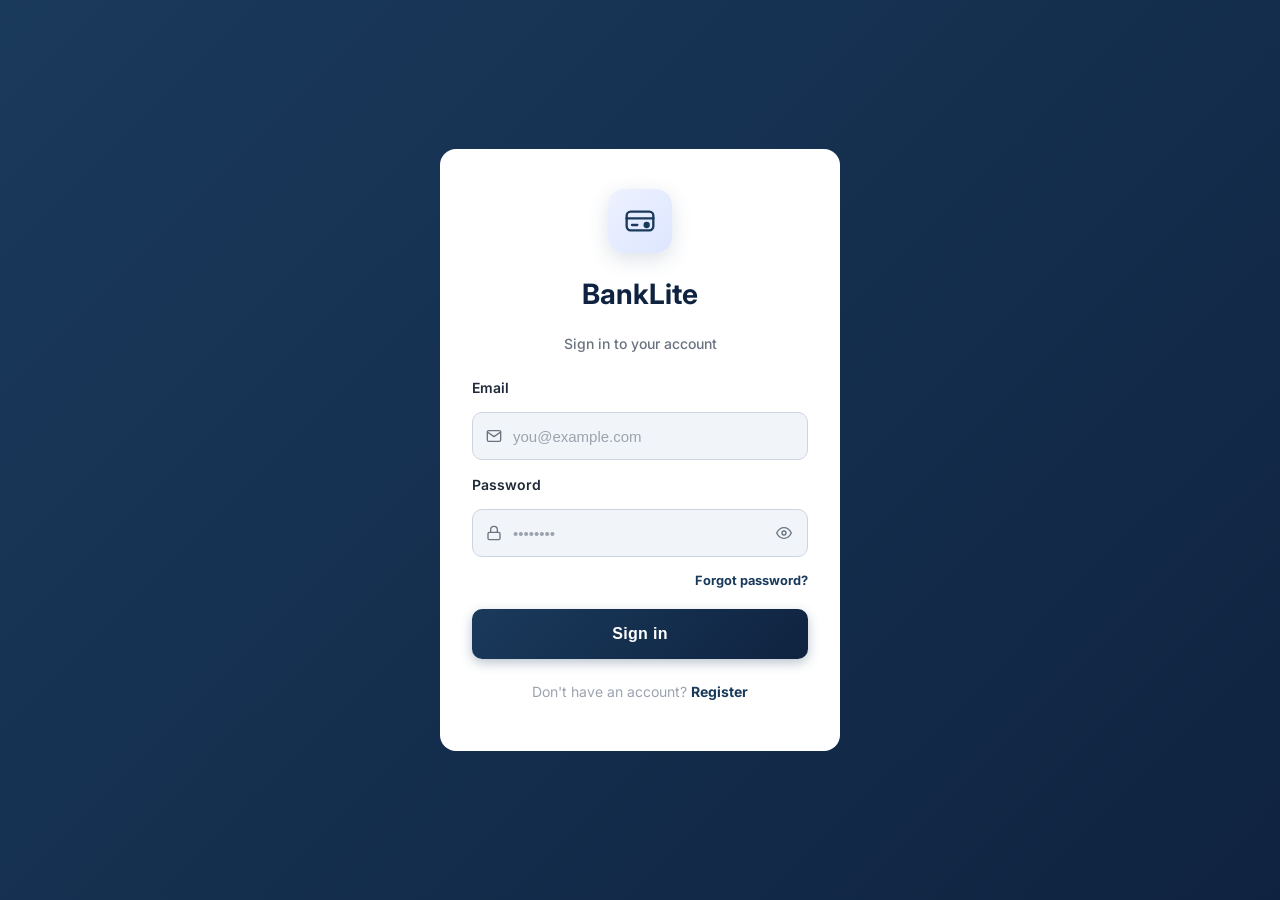
<file: Frontend/index.html>
<!doctype html>
<html lang="en">
  <head>
    <meta charset="UTF-8" />
    <meta name="viewport" content="width=device-width, initial-scale=1.0" />
    <meta
      name="description"
      content="BankLite — secure online banking. Manage your accounts, deposits, withdrawals and transfers."
    />
    <meta name="robots" content="index, follow" />
    <title>BankLite — Login</title>
    <link rel="stylesheet" href="css/styles.css" />
    <link
      href="https://fonts.googleapis.com/css2?family=Inter:wght@400;500;600;700&display=swap"
      rel="stylesheet"
    />
    <link rel="icon" href="xFavicon.ico" type="image/x-icon" />
  </head>
  <body class="auth-page">
    <main>
      <form id="login-form" novalidate>
        <div class="logo">
          <svg
            aria-hidden="true"
            focusable="false"
            xmlns="http://www.w3.org/2000/svg"
            width="30"
            height="30"
            viewBox="0 0 24 24"
            fill="none"
            stroke="#1a3a5c"
            stroke-width="1.75"
            stroke-linecap="round"
            stroke-linejoin="round"
          >
            <rect x="2" y="5" width="20" height="14" rx="3" />
            <line x1="2" y1="10" x2="22" y2="10" />
            <line x1="6" y1="15" x2="10" y2="15" />
            <circle cx="17" cy="15" r="1.5" fill="#1a3a5c" />
          </svg>
        </div>
        <h1>BankLite</h1>
        <p>Sign in to your account</p>
        <div
          id="error-msg"
          class="error-msg"
          role="alert"
          aria-live="polite"
        ></div>
        <label for="email">Email</label>

        <div class="input-wrap">
          <svg
            aria-hidden="true"
            focusable="false"
            class="input-icon"
            xmlns="http://www.w3.org/2000/svg"
            width="16"
            height="16"
            viewBox="0 0 24 24"
            fill="none"
            stroke="#9ca3af"
            stroke-width="2"
            stroke-linecap="round"
            stroke-linejoin="round"
          >
            <path
              d="M4 4h16c1.1 0 2 .9 2 2v12c0 1.1-.9 2-2 2H4c-1.1 0-2-.9-2-2V6c0-1.1.9-2 2-2z"
            />
            <polyline points="22,6 12,13 2,6" />
          </svg>
          <input
            type="email"
            name="email"
            id="email"
            placeholder="you@example.com"
            required
            autocomplete="email"
          />
        </div>

        <label for="password">Password</label>

        <div class="input-wrap">
          <svg
            aria-hidden="true"
            focusable="false"
            class="input-icon"
            xmlns="http://www.w3.org/2000/svg"
            width="16"
            height="16"
            viewBox="0 0 24 24"
            fill="none"
            stroke="#9ca3af"
            stroke-width="2"
            stroke-linecap="round"
            stroke-linejoin="round"
          >
            <rect x="3" y="11" width="18" height="11" rx="2" ry="2" />
            <path d="M7 11V7a5 5 0 0 1 10 0v4" />
          </svg>
          <input
            type="password"
            name="password"
            id="password"
            placeholder="••••••••"
            required
            autocomplete="current-password"
          />

          <button
            type="button"
            class="toggle-password"
            id="toggle-password"
            aria-label="Toggle password visibility"
          >
            <svg
              id="eye-icon"
              xmlns="http://www.w3.org/2000/svg"
              width="16"
              height="16"
              viewBox="0 0 24 24"
              fill="none"
              stroke="#6b7280"
              stroke-width="2"
              stroke-linecap="round"
              stroke-linejoin="round"
            >
              <path d="M1 12s4-8 11-8 11 8 11 8-4 8-11 8-11-8-11-8z" />
              <circle cx="12" cy="12" r="3" />
            </svg>
          </button>
        </div>

        <div class="forgot-password">
          <a href="#" class="link-accent" style="font-size: 0.8rem"
            >Forgot password?</a
          >
        </div>
        <button type="submit" id="login-btn">Sign in</button>
        <p class="auth-footer">
          <span class="muted">Don't have an account?</span>
          <a class="link-accent" href="register.html">Register</a>
        </p>
      </form>
    </main>
    <script src="js/api.js"></script>
    <script src="js/auth.js"></script>
  </body>
</html>
</file>
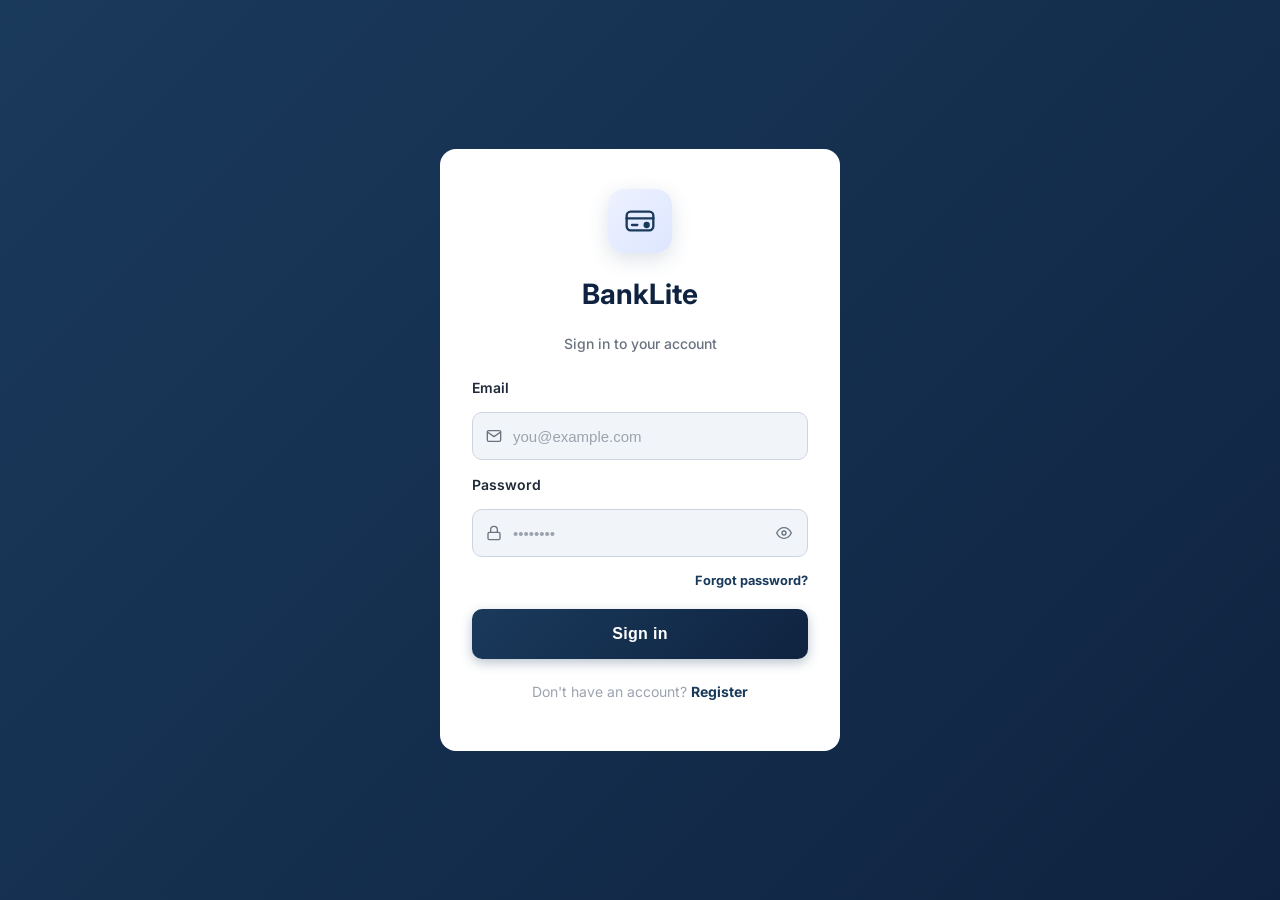
<file: Frontend/dashboard.html>
<!doctype html>
<html lang="en">
  <head>
    <meta charset="UTF-8" />
    <meta name="viewport" content="width=device-width, initial-scale=1.0" />
    <meta
      name="description"
      content="BankLite dashboard — view your accounts, balances and manage your finances."
    />
    <meta name="robots" content="index, follow" />
    <title>BankLite — Dashboard</title>
    <link rel="stylesheet" href="css/styles.css" />
    <link
      href="https://fonts.googleapis.com/css2?family=Inter:wght@400;500;600;700&display=swap"
      rel="stylesheet"
    />
    <link rel="icon" href="xfavicon.ico" type="image/x-icon" />
  </head>
  <body class="dashboard-body">
    <div class="dashboard-layout">
      <aside class="sidebar">
        <div class="sidebar-brand">
          <svg
            xmlns="http://www.w3.org/2000/svg"
            width="24"
            height="24"
            viewBox="0 0 24 24"
            fill="none"
            stroke="#fff"
            stroke-width="1.75"
            stroke-linecap="round"
            stroke-linejoin="round"
          >
            <rect x="2" y="5" width="20" height="14" rx="3" />
            <line x1="2" y1="10" x2="22" y2="10" />
            <line x1="6" y1="15" x2="10" y2="15" />
            <circle cx="17" cy="15" r="1.5" fill="#fff" />
          </svg>
          <span>BankLite</span>
        </div>
        <nav class="sidebar-nav">
          <a href="dashboard.html" class="active">Dashboard</a>
          <a href="deposit.html">Deposit</a>
          <a href="withdraw.html">Withdraw</a>
          <a href="transfer.html">Transfer</a>
          <a href="transactions.html">Transactions</a>
        </nav>
        <button id="logout-btn">Logout</button>
      </aside>

      <main class="dashboard-main">
        <h1 class="dashboard-title" id="dashboard-title"></h1>
        <p id="welcome-msg" style="display: none"></p>
        <div
          id="error-msg"
          class="error-msg"
          role="alert"
          aria-live="polite"
        ></div>
        <div id="accounts-container"></div>

        <div
          class="form-card"
          id="create-account-section"
          style="display: none"
        >
          <h2 class="section-title">Create Account</h2>
          <div
            id="create-error-msg"
            class="error-msg"
            role="alert"
            aria-live="polite"
          ></div>
          <div
            id="create-success-msg"
            class="success-msg"
            role="status"
            aria-live="polite"
          ></div>
          <div class="form-group">
            <label for="account-type-select">Account Type</label>
            <select id="account-type-select">
              <option value="0">Chequing</option>
              <option value="1">Savings</option>
            </select>
          </div>
          <button id="create-account-btn">Create Account</button>
        </div>
      </main>
    </div>
    <script src="js/api.js"></script>
    <script src="js/auth.js"></script>
    <script src="js/dashboard.js"></script>
  </body>
</html>
</file>
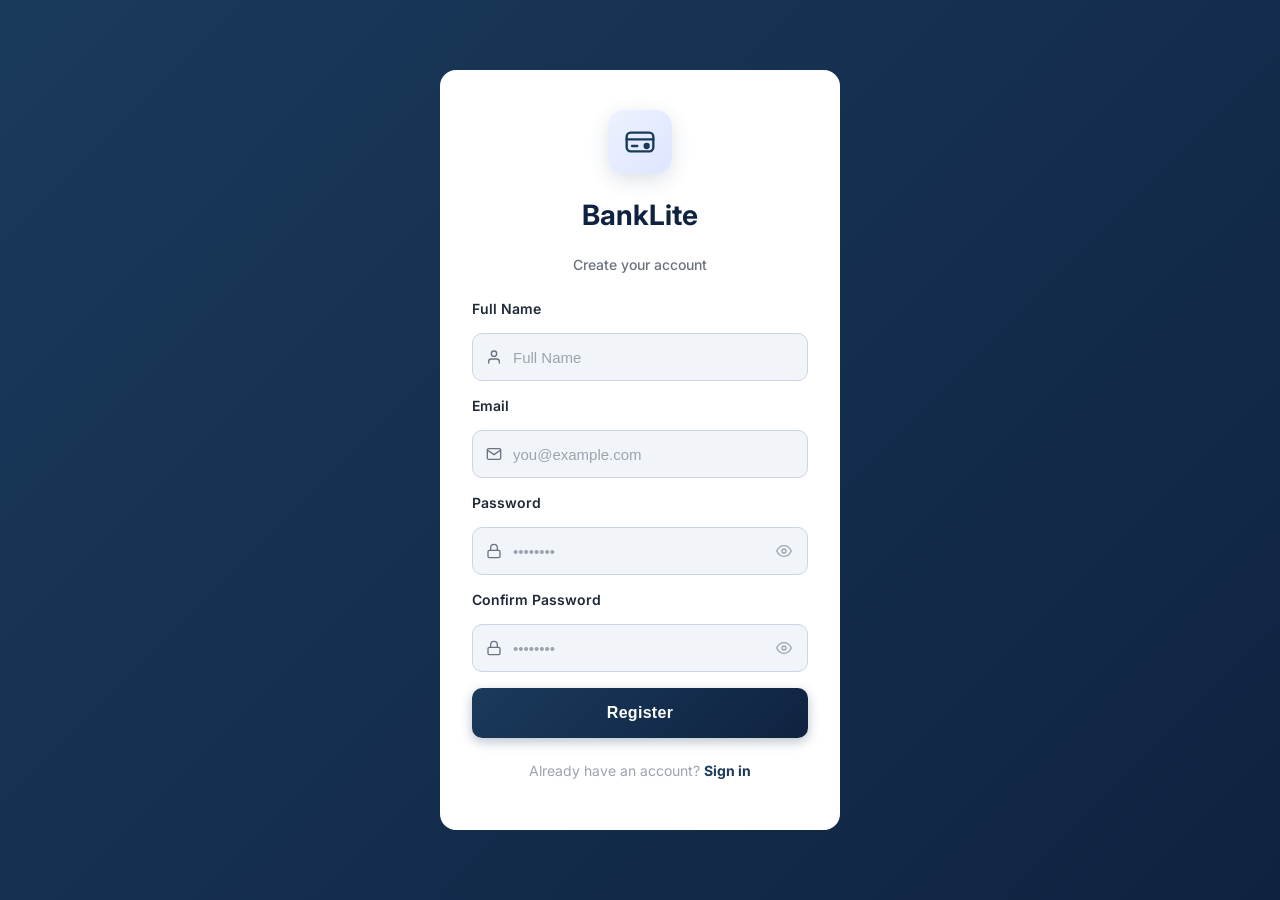
<file: Frontend/register.html>
<!doctype html>
<html lang="en">
  <head>
    <meta charset="UTF-8" />
    <meta name="viewport" content="width=device-width, initial-scale=1.0" />
    <meta
      name="description"
      content="Create your BankLite account. Secure online banking with instant account setup."
    />
    <meta name="robots" content="index, follow" />
    <title>BankLite — Register</title>
    <link rel="stylesheet" href="css/styles.css" />
    <link
      href="https://fonts.googleapis.com/css2?family=Inter:wght@400;500;600;700&display=swap"
      rel="stylesheet"
    />
    <link rel="icon" href="xFavicon.ico" type="image/x-icon" />
  </head>
  <body class="auth-page">
    <main>
      <form id="register-form" novalidate>
        <div class="logo">
          <svg
            aria-hidden="true"
            focusable="false"
            xmlns="http://www.w3.org/2000/svg"
            width="30"
            height="30"
            viewBox="0 0 24 24"
            fill="none"
            stroke="#1a3a5c"
            stroke-width="1.75"
            stroke-linecap="round"
            stroke-linejoin="round"
          >
            <rect x="2" y="5" width="20" height="14" rx="3" />
            <line x1="2" y1="10" x2="22" y2="10" />
            <line x1="6" y1="15" x2="10" y2="15" />
            <circle cx="17" cy="15" r="1.5" fill="#1a3a5c" />
          </svg>
        </div>
        <h1>BankLite</h1>
        <p>Create your account</p>
        <div
          id="error-msg"
          class="error-msg"
          role="alert"
          aria-live="polite"
        ></div>

        <label for="fullName">Full Name</label>
        <div class="input-wrap">
          <svg
            aria-hidden="true"
            focusable="false"
            class="input-icon"
            xmlns="http://www.w3.org/2000/svg"
            width="16"
            height="16"
            viewBox="0 0 24 24"
            fill="none"
            stroke="#9ca3af"
            stroke-width="2"
            stroke-linecap="round"
            stroke-linejoin="round"
          >
            <path d="M20 21v-2a4 4 0 0 0-4-4H8a4 4 0 0 0-4 4v2" />
            <circle cx="12" cy="7" r="4" />
          </svg>
          <input
            type="text"
            name="fullName"
            id="fullName"
            placeholder="Full Name"
            required
            autocomplete="name"
          />
        </div>

        <label for="email">Email</label>

        <div class="input-wrap">
          <svg
            aria-hidden="true"
            focusable="false"
            class="input-icon"
            xmlns="http://www.w3.org/2000/svg"
            width="16"
            height="16"
            viewBox="0 0 24 24"
            fill="none"
            stroke="#9ca3af"
            stroke-width="2"
            stroke-linecap="round"
            stroke-linejoin="round"
          >
            <path
              d="M4 4h16c1.1 0 2 .9 2 2v12c0 1.1-.9 2-2 2H4c-1.1 0-2-.9-2-2V6c0-1.1.9-2 2-2z"
            />
            <polyline points="22,6 12,13 2,6" />
          </svg>
          <input
            type="email"
            name="email"
            id="email"
            placeholder="you@example.com"
            required
            autocomplete="email"
          />
        </div>

        <label for="password">Password</label>

        <div class="input-wrap">
          <svg
            aria-hidden="true"
            focusable="false"
            class="input-icon"
            xmlns="http://www.w3.org/2000/svg"
            width="16"
            height="16"
            viewBox="0 0 24 24"
            fill="none"
            stroke="#9ca3af"
            stroke-width="2"
            stroke-linecap="round"
            stroke-linejoin="round"
          >
            <rect x="3" y="11" width="18" height="11" rx="2" ry="2" />
            <path d="M7 11V7a5 5 0 0 1 10 0v4" />
          </svg>
          <input
            type="password"
            name="password"
            id="password"
            placeholder="••••••••"
            required
            autocomplete="new-password"
          />

          <button
            type="button"
            class="toggle-password"
            id="toggle-password"
            aria-label="Toggle password visibility"
          >
            <svg
              id="eye-icon"
              xmlns="http://www.w3.org/2000/svg"
              width="16"
              height="16"
              viewBox="0 0 24 24"
              fill="none"
              stroke="#9ca3af"
              stroke-width="2"
              stroke-linecap="round"
              stroke-linejoin="round"
            >
              <path d="M1 12s4-8 11-8 11 8 11 8-4 8-11 8-11-8-11-8z" />
              <circle cx="12" cy="12" r="3" />
            </svg>
          </button>
        </div>

        <label for="confirmPassword">Confirm Password</label>
        <div class="input-wrap">
          <svg
            aria-hidden="true"
            focusable="false"
            class="input-icon"
            xmlns="http://www.w3.org/2000/svg"
            width="16"
            height="16"
            viewBox="0 0 24 24"
            fill="none"
            stroke="#9ca3af"
            stroke-width="2"
            stroke-linecap="round"
            stroke-linejoin="round"
          >
            <rect x="3" y="11" width="18" height="11" rx="2" ry="2" />
            <path d="M7 11V7a5 5 0 0 1 10 0v4" />
          </svg>
          <input
            type="password"
            name="confirmPassword"
            id="confirmPassword"
            placeholder="••••••••"
            required
            autocomplete="new-password"
          />

          <button
            type="button"
            class="toggle-password"
            id="toggle-password-confirm"
            aria-label="Toggle password visibility"
          >
            <svg
              id="eye-icon-confirm"
              xmlns="http://www.w3.org/2000/svg"
              width="16"
              height="16"
              viewBox="0 0 24 24"
              fill="none"
              stroke="#9ca3af"
              stroke-width="2"
              stroke-linecap="round"
              stroke-linejoin="round"
            >
              <path d="M1 12s4-8 11-8 11 8 11 8-4 8-11 8-11-8-11-8z" />
              <circle cx="12" cy="12" r="3" />
            </svg>
          </button>
        </div>

        <button type="submit" id="register-btn">Register</button>
        <p class="auth-footer">
          <span class="muted">Already have an account?</span>
          <a class="link-accent" href="index.html">Sign in</a>
        </p>
      </form>
    </main>
    <script src="js/api.js"></script>
    <script src="js/auth.js"></script>
  </body>
</html>
</file>
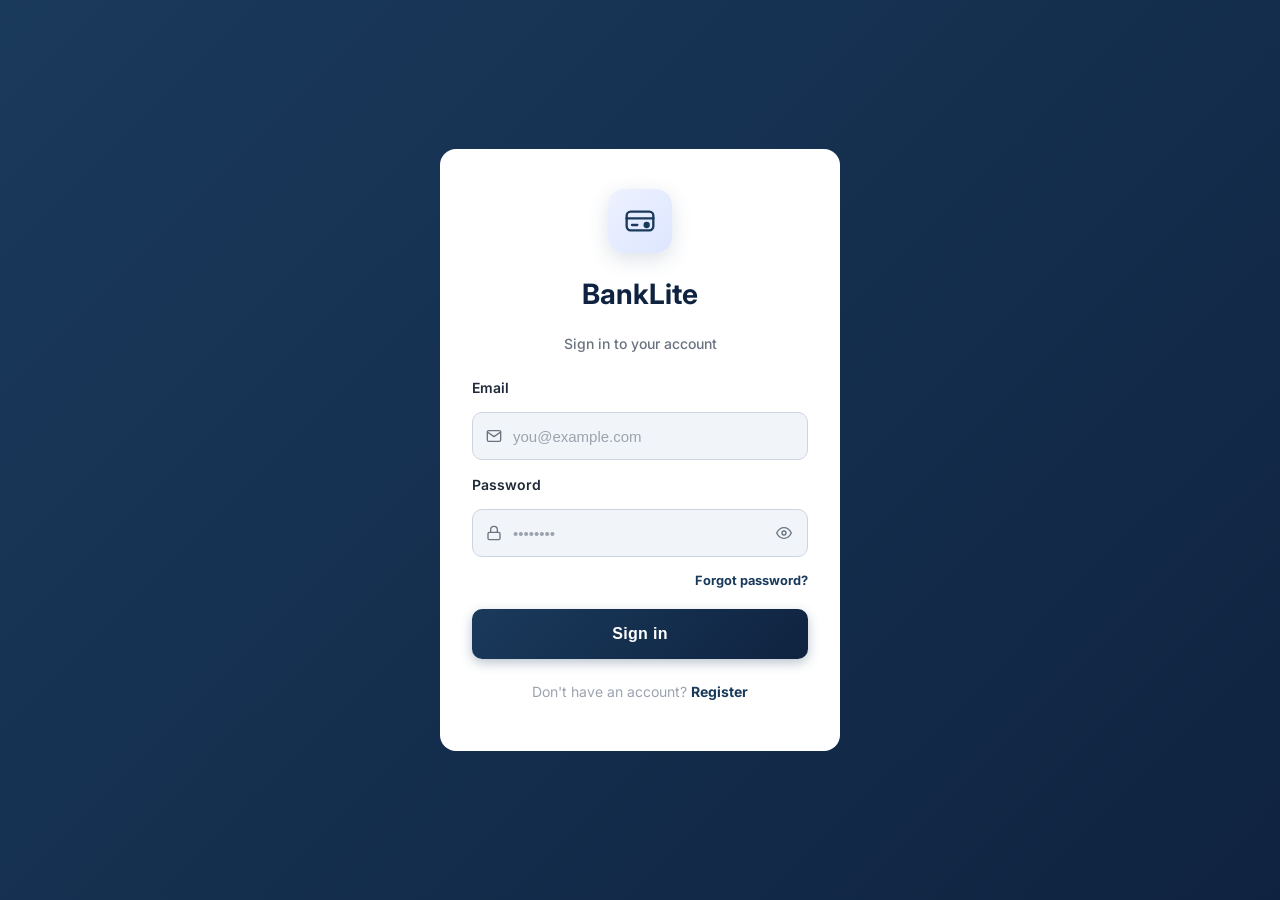
<file: Frontend/transactions.html>
<!doctype html>
<html lang="en">
  <head>
    <meta charset="UTF-8" />
    <meta name="viewport" content="width=device-width, initial-scale=1.0" />
    <meta
      name="description"
      content="BankLite transactions page — securely view your transaction history."
    />
    <meta name="robots" content="index, follow" />
    <title>BankLite — Transactions</title>
    <link rel="stylesheet" href="css/styles.css" />
    <link
      href="https://fonts.googleapis.com/css2?family=Inter:wght@400;500;600;700&display=swap"
      rel="stylesheet"
    />
    <link rel="icon" href="xfavicon.ico" type="image/x-icon" />
  </head>
  <body class="dashboard-body">
    <div class="dashboard-layout">
      <aside class="sidebar">
        <div class="sidebar-brand">
          <svg
            xmlns="http://www.w3.org/2000/svg"
            width="24"
            height="24"
            viewBox="0 0 24 24"
            fill="none"
            stroke="#fff"
            stroke-width="1.75"
            stroke-linecap="round"
            stroke-linejoin="round"
          >
            <rect x="2" y="5" width="20" height="14" rx="3" />
            <line x1="2" y1="10" x2="22" y2="10" />
            <line x1="6" y1="15" x2="10" y2="15" />
            <circle cx="17" cy="15" r="1.5" fill="#fff" />
          </svg>
          <span>BankLite</span>
        </div>
        <nav class="sidebar-nav">
          <a href="dashboard.html">Dashboard</a>
          <a href="deposit.html">Deposit</a>
          <a href="withdraw.html">Withdraw</a>
          <a href="transfer.html">Transfer</a>
          <a href="transactions.html" class="active">Transactions</a>
        </nav>
        <button id="logout-btn">Logout</button>
      </aside>
      <main class="dashboard-main">
        <h1 class="dashboard-title">Transactions</h1>
        <div id="empty-state" class="empty-state" style="display: none">
          <p>
            You have no accounts.
            <a href="dashboard.html">Create one on the dashboard.</a>
          </p>
        </div>
        <div class="form-card" style="display: none">
          <div
            id="error-msg"
            class="error-msg"
            role="alert"
            aria-live="polite"
          ></div>
          <div
            id="success-msg"
            class="success-msg"
            role="status"
            aria-live="polite"
          ></div>
          <div class="form-group">
            <label for="account-select">Select Account</label>
            <select id="account-select">
              <option value="">Loading accounts...</option>
            </select>
          </div>
          <div id="transactions-list"></div>
          <div class="pagination">
            <button id="prev-btn">Previous</button>
            <span id="page-info"></span>
            <button id="next-btn">Next</button>
          </div>
        </div>
      </main>
    </div>
    <script src="js/api.js"></script>
    <script src="js/auth.js"></script>
    <script src="js/transactions.js"></script>
  </body>
</html>
</file>
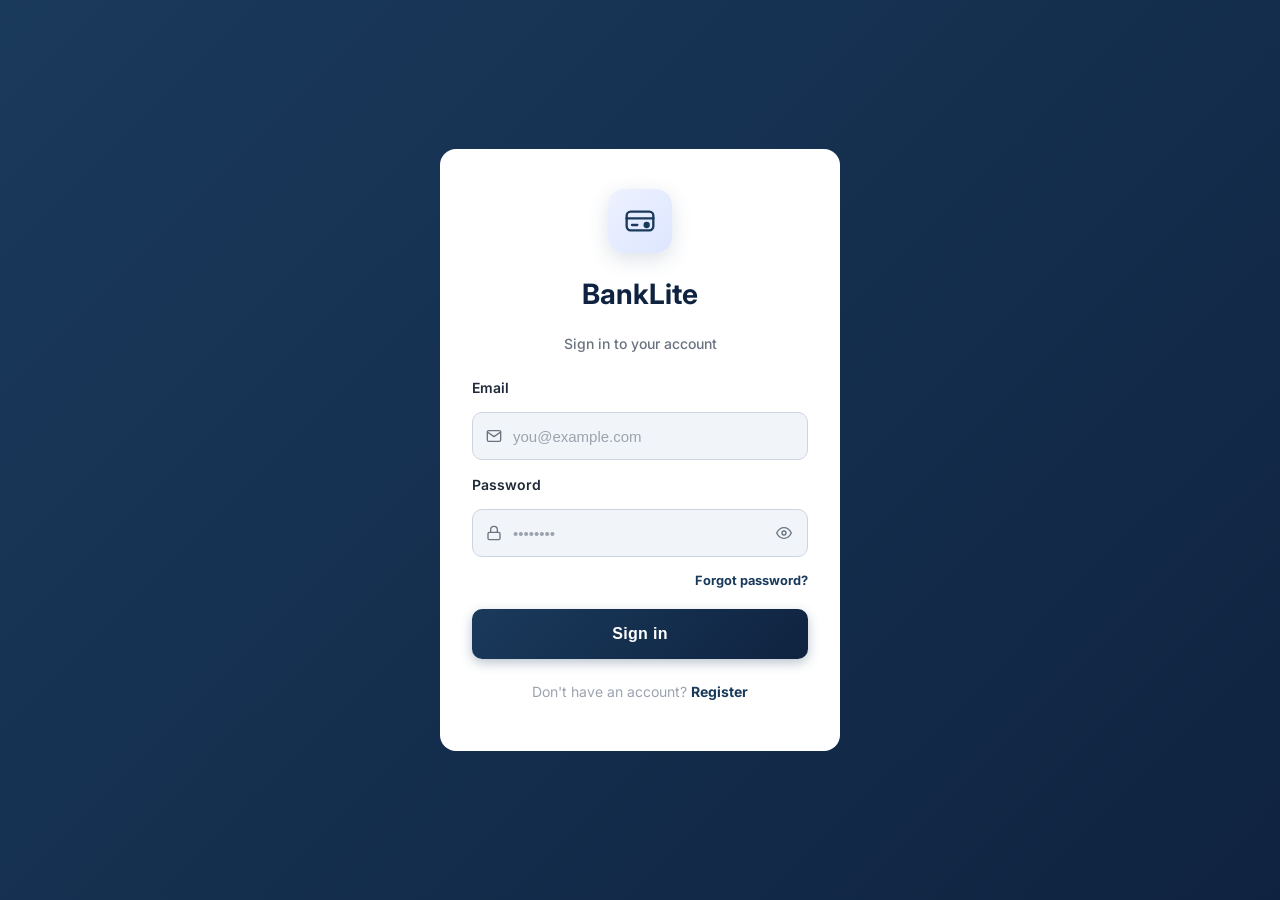
<file: Frontend/transfer.html>
<!doctype html>
<html lang="en">
  <head>
    <meta charset="UTF-8" />
    <meta name="viewport" content="width=device-width, initial-scale=1.0" />
    <meta
      name="description"
      content="BankLite transfer page — securely move funds between your accounts with ease."
    />
    <meta name="robots" content="index, follow" />
    <title>BankLite — Transfer</title>
    <link rel="stylesheet" href="css/styles.css" />
    <link
      href="https://fonts.googleapis.com/css2?family=Inter:wght@400;500;600;700&display=swap"
      rel="stylesheet"
    />
    <link rel="icon" href="xfavicon.ico" type="image/x-icon" />
  </head>
  <body class="dashboard-body">
    <div class="dashboard-layout">
      <aside class="sidebar">
        <div class="sidebar-brand">
          <svg
            xmlns="http://www.w3.org/2000/svg"
            width="24"
            height="24"
            viewBox="0 0 24 24"
            fill="none"
            stroke="#fff"
            stroke-width="1.75"
            stroke-linecap="round"
            stroke-linejoin="round"
          >
            <rect x="2" y="5" width="20" height="14" rx="3" />
            <line x1="2" y1="10" x2="22" y2="10" />
            <line x1="6" y1="15" x2="10" y2="15" />
            <circle cx="17" cy="15" r="1.5" fill="#fff" />
          </svg>
          <span>BankLite</span>
        </div>
        <nav class="sidebar-nav">
          <a href="dashboard.html">Dashboard</a>
          <a href="deposit.html">Deposit</a>
          <a href="withdraw.html">Withdraw</a>
          <a href="transfer.html" class="active">Transfer</a>
          <a href="transactions.html">Transactions</a>
        </nav>
        <button id="logout-btn">Logout</button>
      </aside>
      <main class="dashboard-main">
        <h1 class="dashboard-title">Transfer Funds</h1>
        <div id="empty-state" class="empty-state" style="display: none">
          <p>
            You have no accounts.
            <a href="dashboard.html">Create one on the dashboard.</a>
          </p>
        </div>
        <div class="form-card" style="display: none">
          <div
            id="error-msg"
            class="error-msg"
            role="alert"
            aria-live="polite"
          ></div>
          <div
            id="success-msg"
            class="success-msg"
            role="status"
            aria-live="polite"
          ></div>
          <div class="form-group">
            <label for="account-select">From Account</label>
            <select id="account-select">
              <option value="">Loading accounts...</option>
            </select>
          </div>
          <div class="form-group">
            <label for="to-account-select">To Account</label>
            <select id="to-account-select">
              <option value="">Select account...</option>
            </select>
          </div>
          <div class="form-group">
            <label for="amount">Amount</label>
            <input
              type="number"
              id="amount"
              placeholder="0.00"
              min="0.01"
              step="0.01"
            />
          </div>
          <button id="transfer-btn">Transfer</button>
        </div>
      </main>
    </div>
    <script src="js/api.js"></script>
    <script src="js/auth.js"></script>
    <script src="js/transfer.js"></script>
  </body>
</html>
</file>
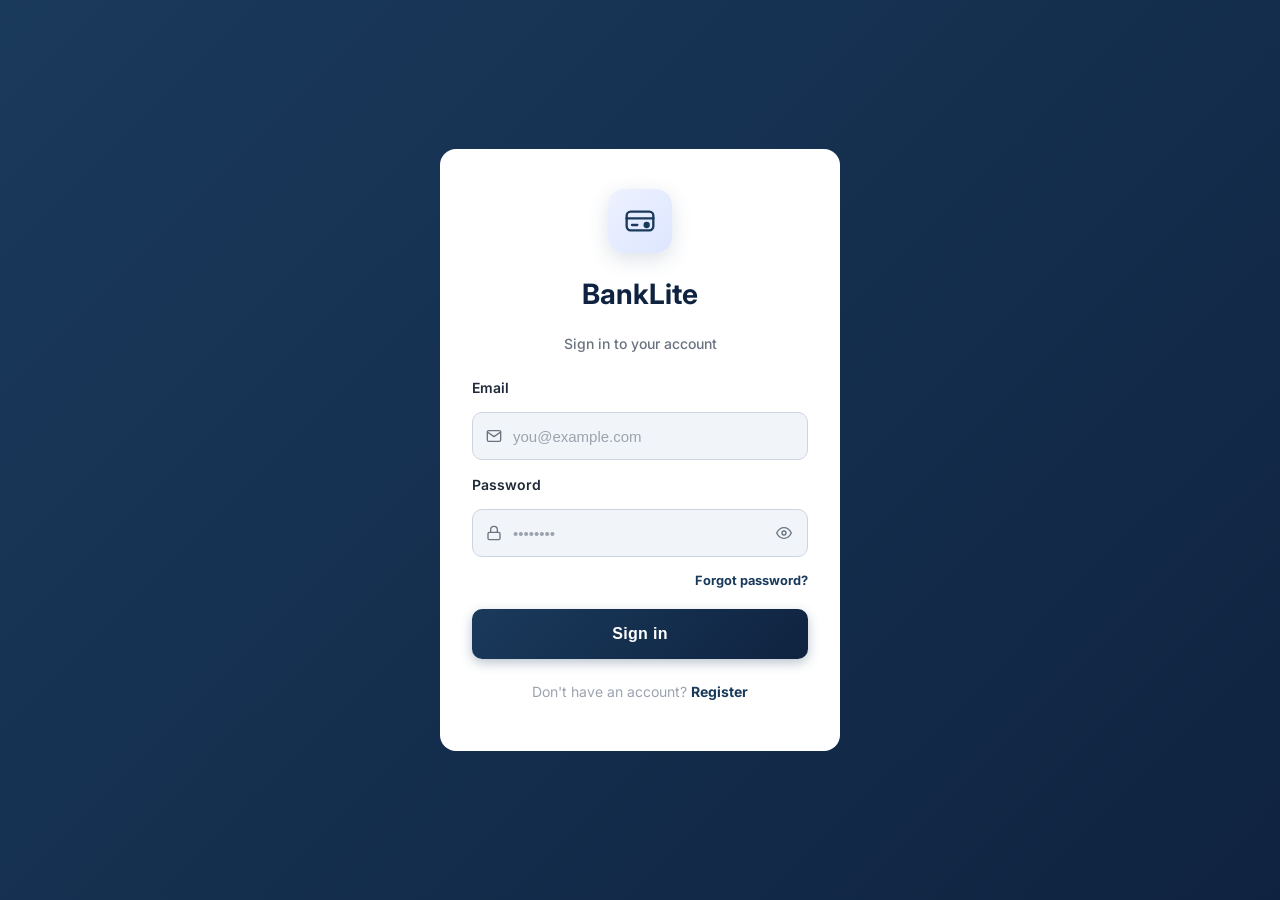
<file: Frontend/withdraw.html>
<!doctype html>
<html lang="en">
  <head>
    <meta charset="UTF-8" />
    <meta name="viewport" content="width=device-width, initial-scale=1.0" />
    <meta
      name="description"
      content="BankLite withdraw page — securely remove funds from your account with ease."
    />
    <meta name="robots" content="index, follow" />
    <title>BankLite — Withdraw</title>
    <link rel="stylesheet" href="css/styles.css" />
    <link
      href="https://fonts.googleapis.com/css2?family=Inter:wght@400;500;600;700&display=swap"
      rel="stylesheet"
    />
    <link rel="icon" href="xfavicon.ico" type="image/x-icon" />
  </head>
  <body class="dashboard-body">
    <div class="dashboard-layout">
      <aside class="sidebar">
        <div class="sidebar-brand">
          <svg
            xmlns="http://www.w3.org/2000/svg"
            width="24"
            height="24"
            viewBox="0 0 24 24"
            fill="none"
            stroke="#fff"
            stroke-width="1.75"
            stroke-linecap="round"
            stroke-linejoin="round"
          >
            <rect x="2" y="5" width="20" height="14" rx="3" />
            <line x1="2" y1="10" x2="22" y2="10" />
            <line x1="6" y1="15" x2="10" y2="15" />
            <circle cx="17" cy="15" r="1.5" fill="#fff" />
          </svg>
          <span>BankLite</span>
        </div>
        <nav class="sidebar-nav">
          <a href="dashboard.html">Dashboard</a>
          <a href="deposit.html">Deposit</a>
          <a href="withdraw.html" class="active">Withdraw</a>
          <a href="transfer.html">Transfer</a>
          <a href="transactions.html">Transactions</a>
        </nav>
        <button id="logout-btn">Logout</button>
      </aside>
      <main class="dashboard-main">
        <h1 class="dashboard-title">Withdraw Funds</h1>
        <div id="empty-state" class="empty-state" style="display: none">
          <p>
            You have no accounts.
            <a href="dashboard.html">Create one on the dashboard.</a>
          </p>
        </div>
        <div class="form-card" style="display: none">
          <div
            id="error-msg"
            class="error-msg"
            role="alert"
            aria-live="polite"
          ></div>
          <div
            id="success-msg"
            class="success-msg"
            role="status"
            aria-live="polite"
          ></div>
          <div class="form-group">
            <label for="account-select">Select Account</label>
            <select id="account-select">
              <option value="">Loading accounts...</option>
            </select>
          </div>
          <div class="form-group">
            <label>Current Balance</label>
            <p id="balance-display" class="balance-display">—</p>
          </div>
          <div class="form-group">
            <label for="amount">Amount</label>
            <input
              type="number"
              id="amount"
              placeholder="0.00"
              min="0.01"
              step="0.01"
            />
          </div>
          <button id="withdraw-btn">Withdraw</button>
        </div>
      </main>
    </div>
    <script src="js/api.js"></script>
    <script src="js/auth.js"></script>
    <script src="js/withdraw.js"></script>
  </body>
</html>
</file>
<file: Frontend/css/styles.css>
* {
  margin: 0;
  padding: 0;
  box-sizing: border-box;
}

body {
  background: linear-gradient(135deg, #1a3a5c 0%, #0f2340 100%);
  font-family:
    "Inter",
    -apple-system,
    BlinkMacSystemFont,
    "Segoe UI",
    sans-serif;
  min-height: 100vh;
}

.auth-page {
  display: flex;
  align-items: center;
  justify-content: center;
}

main {
  width: 100%;
  display: flex;
  justify-content: center;
  align-items: center;
  padding: 1rem;
}

h1 {
  font-size: 1.75rem;
  font-weight: 700;
  color: #0f2340;
  margin: 0 0 0.5rem 0;
  text-align: center;
}

p {
  text-align: center;
  font-size: 0.875rem;
  color: #6b7280;
  margin-bottom: 0.7rem;
  font-weight: 500;
}

label {
  font-size: 0.875rem;
  font-weight: 600;
  color: #1f2937;
}

form {
  background-color: #ffffff;
  padding: 2.5rem 2rem;
  border-radius: 16px;
  width: 100%;
  max-width: 400px;
  box-shadow:
    0 2px 4px rgba (0, 0, 0, 0.04),
    0 4px 16px rgba(0, 0, 0, 0.08),
    0 20px 60px rgba(0, 0, 0, 0.15);
  display: flex;
  flex-direction: column;
  gap: 1rem;
  animation: fadeInUp 0.7s ease both;
}

input {
  width: 100%;
  height: 48px;
  padding: 0 14px 0 40px;
  border: 1.5px solid #cbd5e1;
  border-radius: 10px;
  font-size: 0.9375rem;
  color: #1f2937;
  background: #f1f5f9;
  outline: none;
  box-sizing: border-box;
  transition: all 0.2s;
}

.input-wrap {
  position: relative;
}

.input-icon {
  position: absolute;
  left: 14px;
  top: 50%;
  transform: translateY(-50%);
  pointer-events: none;
  stroke: #6b7280;
}

input:focus {
  outline: none;
  border: 1.5px solid #1a3a5c;
  box-shadow: 0 0 0 3px rgba(26, 58, 92, 0.15);
  background: #ffffff;
}

input::placeholder {
  color: #9ca3af;
}

button {
  width: 100%;
  height: 50px;
  background: linear-gradient(135deg, #1a3a5c 0%, #0f2340 100%);
  color: #ffffff;
  border: none;
  border-radius: 10px;
  font-size: 1rem;
  font-weight: 700;
  cursor: pointer;
  transition: all 0.2s;
  letter-spacing: 0.3px;
  box-shadow: 0 4px 12px rgba(26, 58, 92, 0.3);
}

button:hover {
  transform: translateY(-2px);
  box-shadow: 0 8px 20px rgba(26, 58, 92, 0.4);
}

button:active {
  transform: translateY(0);
  box-shadow: 0 4px 12px rgba(26, 58, 92, 0.3);
}

a {
  display: inline;
  text-align: center;
  font-size: 0.875rem;
  color: #4b5563;
  text-decoration: none;
  margin-top: 0.5rem;
  font-weight: 500;
}

a span {
  color: #1a3a5c;
  font-weight: 700;
}

a:hover {
  color: #1a3a5c;
}

.logo {
  display: flex;
  justify-content: center;
  margin-bottom: 0.5rem;
}

.logo svg {
  background: linear-gradient(135deg, #eef2ff 0%, #dde6ff 100%);
  padding: 16px;
  border-radius: 16px;
  width: 64px;
  height: 64px;
  box-shadow: 0 6px 20px rgba(26, 58, 92, 0.15);
}

.muted {
  color: #9ca3af;
  font-weight: 400;
}

.link-accent {
  color: #1a3a5c;
  font-weight: 700;
}

.link-accent:hover {
  text-decoration: underline;
}

.error-msg {
  display: none;
  background: #fee2e2;
  color: #991b1b;
  padding: 10px;
  border-radius: 8px;
  font-size: 0.875rem;
  text-align: center;
}

input.error {
  border-color: #dc2626;
}

.auth-footer {
  text-align: center;
  font-size: 0.875rem;
  margin-top: 0.5rem;
}

@keyframes fadeInUp {
  from {
    opacity: 0;
    transform: translateY(30px);
  }
  to {
    opacity: 1;
    transform: translateY(0);
  }
}

@keyframes spin {
  to {
    transform: rotate(360deg);
  }
}

.dashboard-layout {
  display: flex;
  min-height: 100vh;
  align-items: flex-start;
}

.sidebar {
  width: 220px;
  min-height: 100vh;
  background: linear-gradient(180deg, #1a3a5c 0%, #0f2340 100%);
  display: flex;
  flex-direction: column;
  padding: 2rem 1.25rem;
  gap: 2rem;
  flex-shrink: 0;
}

.sidebar-brand {
  display: flex;
  align-items: center;
  gap: 0.75rem;
  color: #fff;
  font-size: 1.2rem;
  font-weight: 700;
}

.sidebar-nav {
  display: flex;
  flex-direction: column;
  gap: 0.5rem;
  flex: 1;
}

.sidebar-nav a {
  color: rgba(255, 255, 255, 0.7);
  text-decoration: none;
  padding: 0.65rem 1rem;
  border-radius: 8px;
  font-size: 0.95rem;
  font-weight: 500;
  transition: all 0.2s;
}

.sidebar-nav a:hover,
.sidebar-nav a.active {
  background: rgba(255, 255, 255, 0.12);
  color: #fff;
}

#logout-btn {
  width: 100%;
  height: auto;
  padding: 0.65rem 1rem;
  background: rgba(255, 255, 255, 0.1);
  border: 1px solid rgba(255, 255, 255, 0.2);
  border-radius: 8px;
  color: #fff;
  font-weight: 600;
  cursor: pointer;
  text-align: center;
}

#logout-btn:hover {
  background: rgba(255, 255, 255, 0.2);
  transform: none;
  box-shadow: none;
}

.dashboard-main {
  flex: 1;
  padding: 2rem;
  background: #f1f5f9;
  display: flex;
  flex-direction: column;
  animation: fadeInUp 0.3s ease both;
  animation-delay: 0.1s;
}

.dashboard-title {
  color: #0f2340;
  font-size: 1.5rem;
  font-weight: 700;
  margin-bottom: 1.5rem;
  text-align: left;
}

.dashboard-layout {
  background: #f1f5f9;
}

#accounts-container {
  width: 100%;
}

.account-card {
  background: #fff;
  border-radius: 12px;
  padding: 1.75rem;
  width: 100%;
  box-shadow: 0 4px 12px rgba(0, 0, 0, 0.08);
  margin-bottom: 1rem;
  animation: fadeInUp 0.3s ease both;
  transition:
    transform 0.2s ease,
    box-shadow 0.2s ease;
  cursor: pointer;
}

.account-card:hover {
  transform: translateY(-5px);
  box-shadow: 0 12px 28px rgba(0, 0, 0, 0.15);
}

.account-card:nth-child(2) {
  animation-delay: 0.1s;
}
.account-card:nth-child(3) {
  animation-delay: 0.2s;
}
.account-card:nth-child(4) {
  animation-delay: 0.3s;
}

.account-card h2 {
  color: #1a3a5c;
  font-size: 1.1rem;
  margin: 0 0 0.25rem 0;
  text-align: left;
}

.account-card p {
  text-align: left;
  margin: 0;
  color: #6b7280;
  font-size: 0.85rem;
}

.account-card p:last-child {
  font-size: 1.75rem;
  font-weight: 700;
  color: #0f2340;
  margin-top: 0.5rem;
}

.card-header {
  display: flex;
  align-items: center;
  gap: 0.75rem;
  margin-bottom: 0.5rem;
}

.copy-btn {
  width: 28px;
  height: 28px;
  padding: 0;
  background: transparent;
  border: none;
  border-radius: 6px;
  cursor: pointer;
  display: flex;
  align-items: center;
  justify-content: center;
  box-shadow: none;
  transition: background 0.2s;
  flex-shrink: 0;
}

.copy-btn:hover {
  background: #eef2ff;
  transform: none;
  box-shadow: none;
}

.copy-btn svg {
  width: 15px;
  height: 15px;
}

.account-number-row {
  display: flex;
  align-items: center;
  gap: 0.4rem;
  margin-bottom: 0.25rem;
}

.account-icon {
  width: 36px;
  height: 36px;
  border-radius: 8px;
  background: #eef2ff;
  display: flex;
  align-items: center;
  justify-content: center;
  flex-shrink: 0;
}

.account-icon svg {
  width: 18px;
  height: 18px;
  stroke: #1a3a5c;
}

.total-balance {
  background: linear-gradient(135deg, #1a3a5c, #0f2340);
  border-radius: 12px;
  padding: 1.5rem;
  margin-bottom: 1rem;
  color: #fff;
}

.total-balance p {
  color: rgba(255, 255, 255, 0.7);
  font-size: 0.875rem;
  margin: 0;
  text-align: left;
}

.total-balance h2 {
  color: #fff;
  font-size: 2rem;
  font-weight: 700;
  margin: 0.25rem 0 0 0;
  text-align: left;
}

#create-account-btn {
  margin-top: 0.5rem;
}

.form-card {
  background: #fff;
  border-radius: 12px;
  padding: 1.75rem;
  width: 100%;
  max-width: 400px;
  box-shadow: 0 4px 12px rgba(0, 0, 0, 0.08);
  display: flex;
  flex-direction: column;
  gap: 1.25rem;
  animation: fadeInUp 0.5s ease both;
}

.form-group {
  display: flex;
  flex-direction: column;
  gap: 0.5rem;
}

.form-card button {
  margin-top: 0.5rem;
}

.form-group select {
  height: 48px;
  padding: 0 14px;
  border: 1.5px solid #cbd5e1;
  border-radius: 10px;
  font-size: 0.9375rem;
  color: #1f2937;
  background: #f1f5f9;
  outline: none;
}

.form-group select:focus {
  border: 1.5px solid #1a3a5c;
  box-shadow: 0 0 0 3px rgba(26, 58, 92, 0.15);
  background: #ffffff;
}

.balance-display {
  font-size: 1.5rem;
  font-weight: 700;
  color: #0f2340;
  margin: 0;
  text-align: left;
}

.success-msg {
  display: none;
  background: #dcfce7;
  color: #166534;
  padding: 10px;
  border-radius: 8px;
  font-size: 0.875rem;
  text-align: center;
}

.transaction-row {
  display: flex;
  flex-direction: column;
  padding: 0.875rem 0;
  border-bottom: 1px solid rgba(0, 0, 0, 0.05);
  gap: 0.25rem;
}

.transaction-row:last-child {
  font-weight: 600;
  font-size: 0.9rem;
  color: #1a3a5c;
}

.transaction-top {
  display: flex;
  justify-content: space-between;
  align-items: center;
}

.transaction-type {
  font-weight: 600;
  font-size: 1rem;
  color: #1a3a5c;
}

.transaction-amount {
  font-weight: 700;
  font-size: 0.95rem;
  color: #0f2340;
  white-space: nowrap;
}

.transaction-date {
  font-size: 0.8rem;
  color: #9ca3af;
  text-align: left;
}

.transaction-row:hover {
  background: #f8fafc;
  border-radius: 8px;
  cursor: pointer;
}

.transaction-row.deposit .transaction-type {
  color: #1a3a5c;
}

.transaction-row.withdrawal .transaction-type {
  color: #1a3a5c;
}

.transaction-row.deposit .transaction-arrow,
.transaction-row.deposit .transaction-amount {
  color: #059669;
}

.transaction-row.withdrawal .transaction-arrow,
.transaction-row.withdrawal .transaction-amount {
  color: #dc3545;
}

.pagination {
  display: flex;
  align-items: center;
  justify-content: space-between;
  margin-top: 1rem;
  gap: 1rem;
}

.pagination button {
  width: auto;
  height: auto;
  padding: 0.5rem 1rem;
  font-size: 0.875rem;
}

#page-info {
  font-size: 0.875rem;
  color: #6b7280;
}

.no-transactions {
  text-align: center;
  color: #9ca3af;
  padding: 2rem 0;
}

.empty-state {
  background: #fff;
  border-radius: 12px;
  padding: 3rem 2rem;
  text-align: center;
  box-shadow: 0 4px 12px rgba(0, 0, 0, 0.08);
  color: #0f2340;
  font-size: 1.1rem;
  font-weight: 600;
}

.empty-state a {
  color: #1a3a5c;
  font-weight: 700;
  text-decoration: underline;
}

.btn-loading {
  position: relative;
  color: transparent !important;
  pointer-events: none;
  opacity: 0.8;
}

.btn-loading::after {
  content: "";
  position: absolute;
  width: 18px;
  height: 18px;
  border: 2.5px solid rgba(255, 255, 255, 0.3);
  border-top-color: #ffffff;
  border-radius: 50%;
  animation: spin 0.7s linear infinite;
  top: calc(50% - 9px);
  left: calc(50% - 9px);
  transform: none;
}

#welcome-msg {
  text-align: left !important;
  color: #1a3a5c;
  font-weight: 600;
  font-size: 1rem;
  margin-bottom: 1rem;
}

.typing-cursor::after {
  content: "|";
  animation: blink 0.75s step-end infinite;
  color: #1a3a5c;
}

@keyframes blink {
  0%,
  100% {
    opacity: 1;
  }
  50% {
    opacity: 0;
  }
}

.flash-green {
  animation: flashGreen 1s ease;
}

.flash-red {
  animation: flashRed 1s ease;
}

@keyframes flashGreen {
  0% {
    color: #0f2340;
  }
  50% {
    color: #059669;
  }
  100% {
    color: #0f2340;
  }
}

@keyframes flashRed {
  0% {
    color: #0f2340;
  }
  50% {
    color: #dc3545;
  }
  100% {
    color: #0f2340;
  }
}

.toggle-password {
  position: absolute;
  right: 12px;
  top: 50%;
  transform: translateY(-50%);
  width: auto;
  height: auto;
  background: transparent;
  border: none;
  box-shadow: none;
  padding: 4px;
  cursor: pointer;
  display: flex;
  align-items: center;
  justify-content: center;
}

.toggle-password:hover {
  background: transparent;
  transform: translateY(-50%);
  box-shadow: none;
}

.forgot-password a:hover {
  color: #1a3a5c;
}

.toggle-password:hover svg {
  stroke: #1a3a5c;
  transition: stroke 0.2s;
}

.forgot-password {
  font-weight: 400;
  text-align: right;
  margin-top: -0.25rem;
  margin-bottom: 0.25rem;
}
</file>
